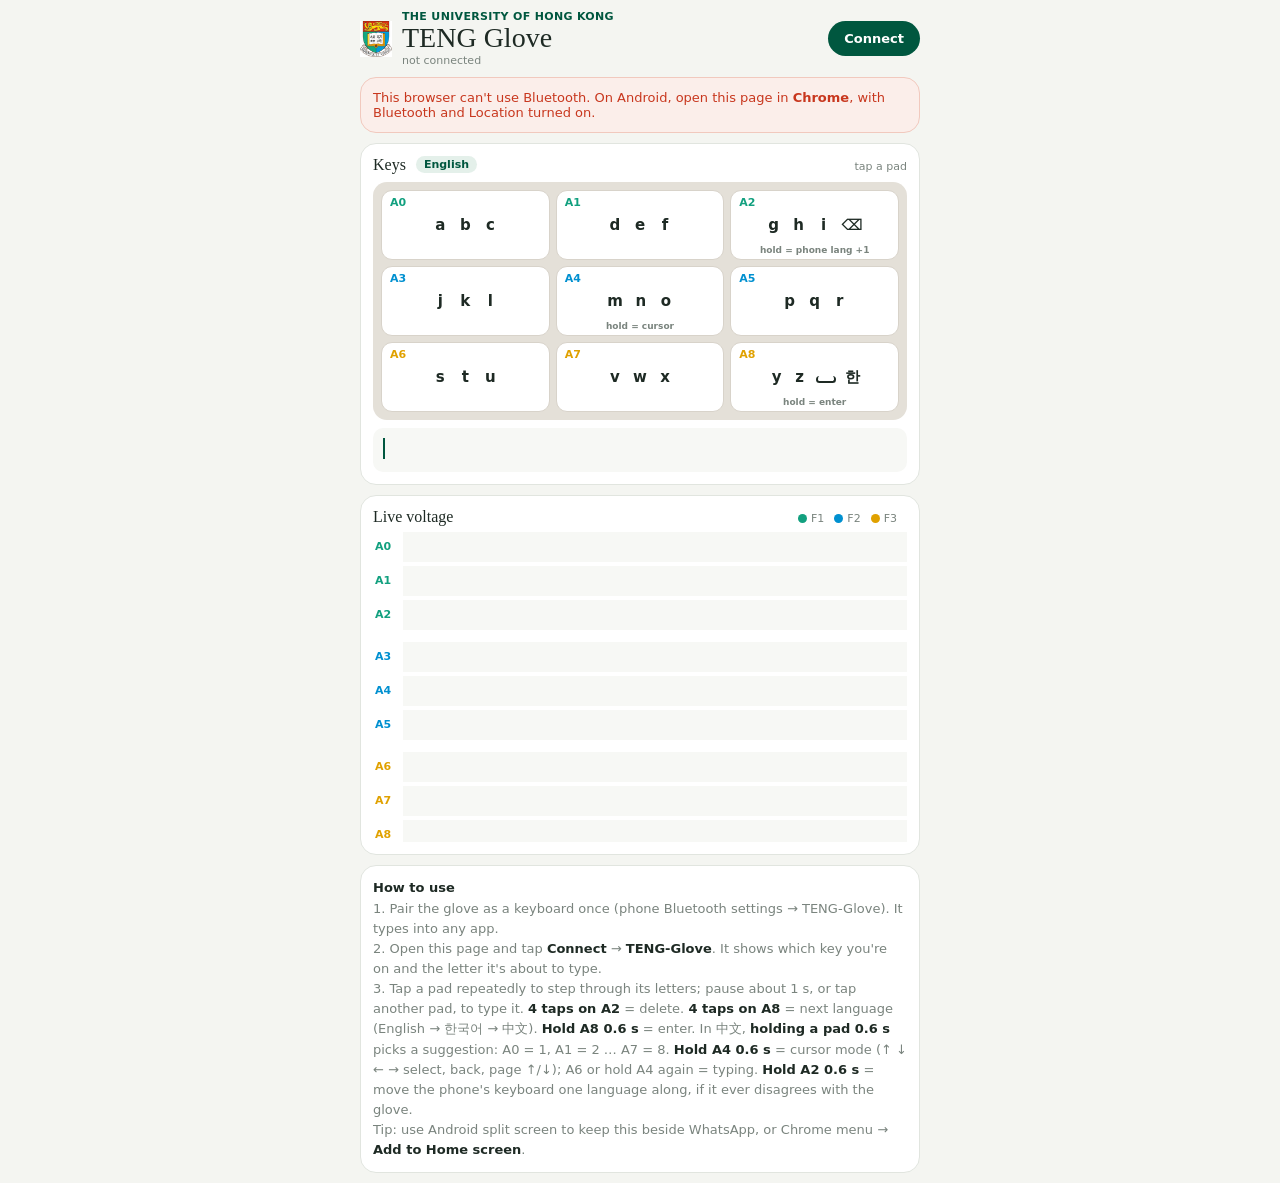
<file: public/glove/index.html>
﻿<!doctype html>
<html lang="en">
<head>
<meta charset="utf-8">
<meta name="viewport" content="width=device-width, initial-scale=1, viewport-fit=cover">
<meta name="theme-color" content="#00573F">
<title>TENG Glove</title>
<meta name="robots" content="noindex">
<link rel="manifest" href="manifest.webmanifest">
<link rel="icon" href="icon-192.png">
<style>
  :root {
    --bg: #F4F5F1; --card: #FFFFFF; --border: #E1E5DF; --ink: #1E2A24; --muted: #7A847E;
    --hku: #00573F; --hku-soft: #E4F0EA; --red: #C8371E; --tray: #E4E0D8; --edge: #D8D3CA;
    --orange: #E8952B; --f1: #12A07F; --f2: #0090D0; --f3: #E0A100; --lane: #F7F8F5;
  }
  * { box-sizing: border-box; -webkit-tap-highlight-color: transparent; }
  html, body { margin: 0; background: var(--bg); color: var(--ink);
    font-family: "Segoe UI", Roboto, system-ui, sans-serif; }
  body { padding: max(10px, env(safe-area-inset-top)) 10px max(10px, env(safe-area-inset-bottom)); }
  main { max-width: 560px; margin: 0 auto; display: flex; flex-direction: column; gap: 10px; }
  .card { background: var(--card); border: 1px solid var(--border); border-radius: 16px; padding: 12px; }

  header { display: flex; align-items: center; gap: 10px; }
  header img { width: 32px; height: 36px; }
  header .t { flex: 1; min-width: 0; }
  .sub { font-size: 11px; color: var(--hku); font-weight: 700; letter-spacing: .03em; }
  h1 { margin: 0; font: 400 28px/1.05 Georgia, "Times New Roman", serif; }
  #status { font-size: 11px; color: var(--muted); margin-top: 2px; }
  #connect { border: 0; border-radius: 999px; padding: 10px 16px; font: 700 13px system-ui, sans-serif;
    background: var(--hku); color: #fff; white-space: nowrap; }
  #connect.on { background: var(--hku-soft); color: var(--hku); }

  .row { display: flex; align-items: baseline; justify-content: space-between; gap: 8px; }
  .label { font: 400 16px Georgia, serif; }
  .meta { font-size: 11px; color: var(--muted); }

  /* the key map: the glove's own layout */
  .tray { background: var(--tray); border-radius: 14px; padding: 8px; margin-top: 8px; }
  .keys { display: grid; grid-template-columns: repeat(3, 1fr); gap: 6px; }
  .key { position: relative; height: 70px; border-radius: 11px; background: #fff; border: 1px solid var(--edge);
    display: flex; flex-direction: column; align-items: center; justify-content: center; gap: 2px;
    transition: background .2s, border-color .2s, transform .12s; user-select: none; }
  .key .pin { position: absolute; top: 5px; left: 8px; font: 700 11px system-ui, sans-serif; }
  .key .cnt { position: absolute; top: 5px; right: 8px; font: 700 11px system-ui, sans-serif; color: var(--orange); }
  .key .chars { display: flex; gap: 5px; align-items: center; font: 400 21px Georgia, "Times New Roman", serif; }
  .key .chars span { min-width: 20px; padding: 1px 3px; border-radius: 6px; text-align: center; }
  .key .chars span.on { background: var(--orange); color: #fff; }
  .key.a8 .chars { font-size: 16px; gap: 3px; }
  .key.nav .chars { font: 600 15px system-ui, sans-serif; }
  .key .hold { position: absolute; bottom: 4px; font: 600 9px system-ui, sans-serif; color: var(--muted); }
  .lang { margin-left: 6px; padding: 2px 8px; border-radius: 999px; background: var(--hku-soft); color: var(--hku);
    font: 700 11px system-ui, sans-serif; vertical-align: 2px; }
  .key.lit { transform: scale(0.97); }
  .sp { display: inline-block; width: 16px; height: 7px; border: 2px solid currentColor; border-top: 0; vertical-align: -1px; }

  #typed { margin-top: 8px; min-height: 44px; padding: 8px 10px; border-radius: 10px; background: var(--lane);
    font: 700 21px/1.3 Georgia, "Times New Roman", serif; color: var(--hku); word-break: break-word; }
  #typed .live { color: var(--orange); }
  #typed .caret { display: inline-block; width: 2px; height: 1em; background: var(--hku); vertical-align: -0.12em;
    animation: blink 1s steps(1) infinite; }
  @keyframes blink { 50% { opacity: 0; } }

  #sig { width: 100%; display: block; margin-top: 6px; }
  .legend { display: flex; gap: 10px; font-size: 11px; color: var(--muted); }
  .legend i { display: inline-block; width: 9px; height: 9px; border-radius: 50%; margin-right: 4px; vertical-align: -1px; }
  .help { font-size: 13px; color: var(--muted); line-height: 1.55; }
  .help b { color: var(--ink); }
  #nobt { display: none; background: #FBEEEA; border-color: #F1C9BE; color: var(--red); font-size: 13px; }
</style>
</head>
<body>
<main>
  <header>
    <img src="hku.png" alt="">
    <div class="t">
      <div class="sub">THE UNIVERSITY OF HONG KONG</div>
      <h1>TENG Glove</h1>
      <div id="status">not connected</div>
    </div>
    <button id="connect">Connect</button>
  </header>

  <div class="card" id="nobt">This browser can't use Bluetooth. On Android, open this page in <b>Chrome</b>,
    with Bluetooth and Location turned on.</div>

  <section class="card">
    <div class="row"><span class="label">Keys <span class="lang" id="lang">English</span></span><span class="meta" id="pend">tap a pad</span></div>
    <div class="tray"><div class="keys" id="keys"></div></div>
    <div id="typed"><span class="caret"></span></div>
  </section>

  <section class="card">
    <div class="row">
      <span class="label">Live voltage</span>
      <span class="legend"><span><i style="background:var(--f1)"></i>F1</span><span><i style="background:var(--f2)"></i>F2</span><span><i style="background:var(--f3)"></i>F3</span><span id="rate"></span></span>
    </div>
    <canvas id="sig"></canvas>
  </section>

  <section class="card help">
    <b>How to use</b><br>
    1. Pair the glove as a keyboard once (phone Bluetooth settings → TENG-Glove). It types into any app.<br>
    2. Open this page and tap <b>Connect</b> → <b>TENG-Glove</b>. It shows which key you're on and the letter it's about to type.<br>
    3. Tap a pad repeatedly to step through its letters; pause about 1 s, or tap another pad, to type it.
    <b>4 taps on A2</b> = delete. <b>4 taps on A8</b> = next language (English → 한국어 → 中文). <b>Hold A8 0.6 s</b> = enter. In 中文, <b>holding a pad 0.6 s</b> picks a suggestion: A0 = 1, A1 = 2 … A7 = 8.
    <b>Hold A4 0.6 s</b> = cursor mode (↑ ↓ ← → select, back, page ↑/↓); A6 or hold A4 again = typing. <b>Hold A2 0.6 s</b> = move the phone's keyboard one language along, if it ever disagrees with the glove.<br>
    Tip: use Android split screen to keep this beside WhatsApp, or Chrome menu → <b>Add to Home screen</b>.
  </section>
</main>
<script src="engine.js"></script>
<script src="hangul.js"></script>
<script src="app.js"></script>
</body>
</html>
</file>
